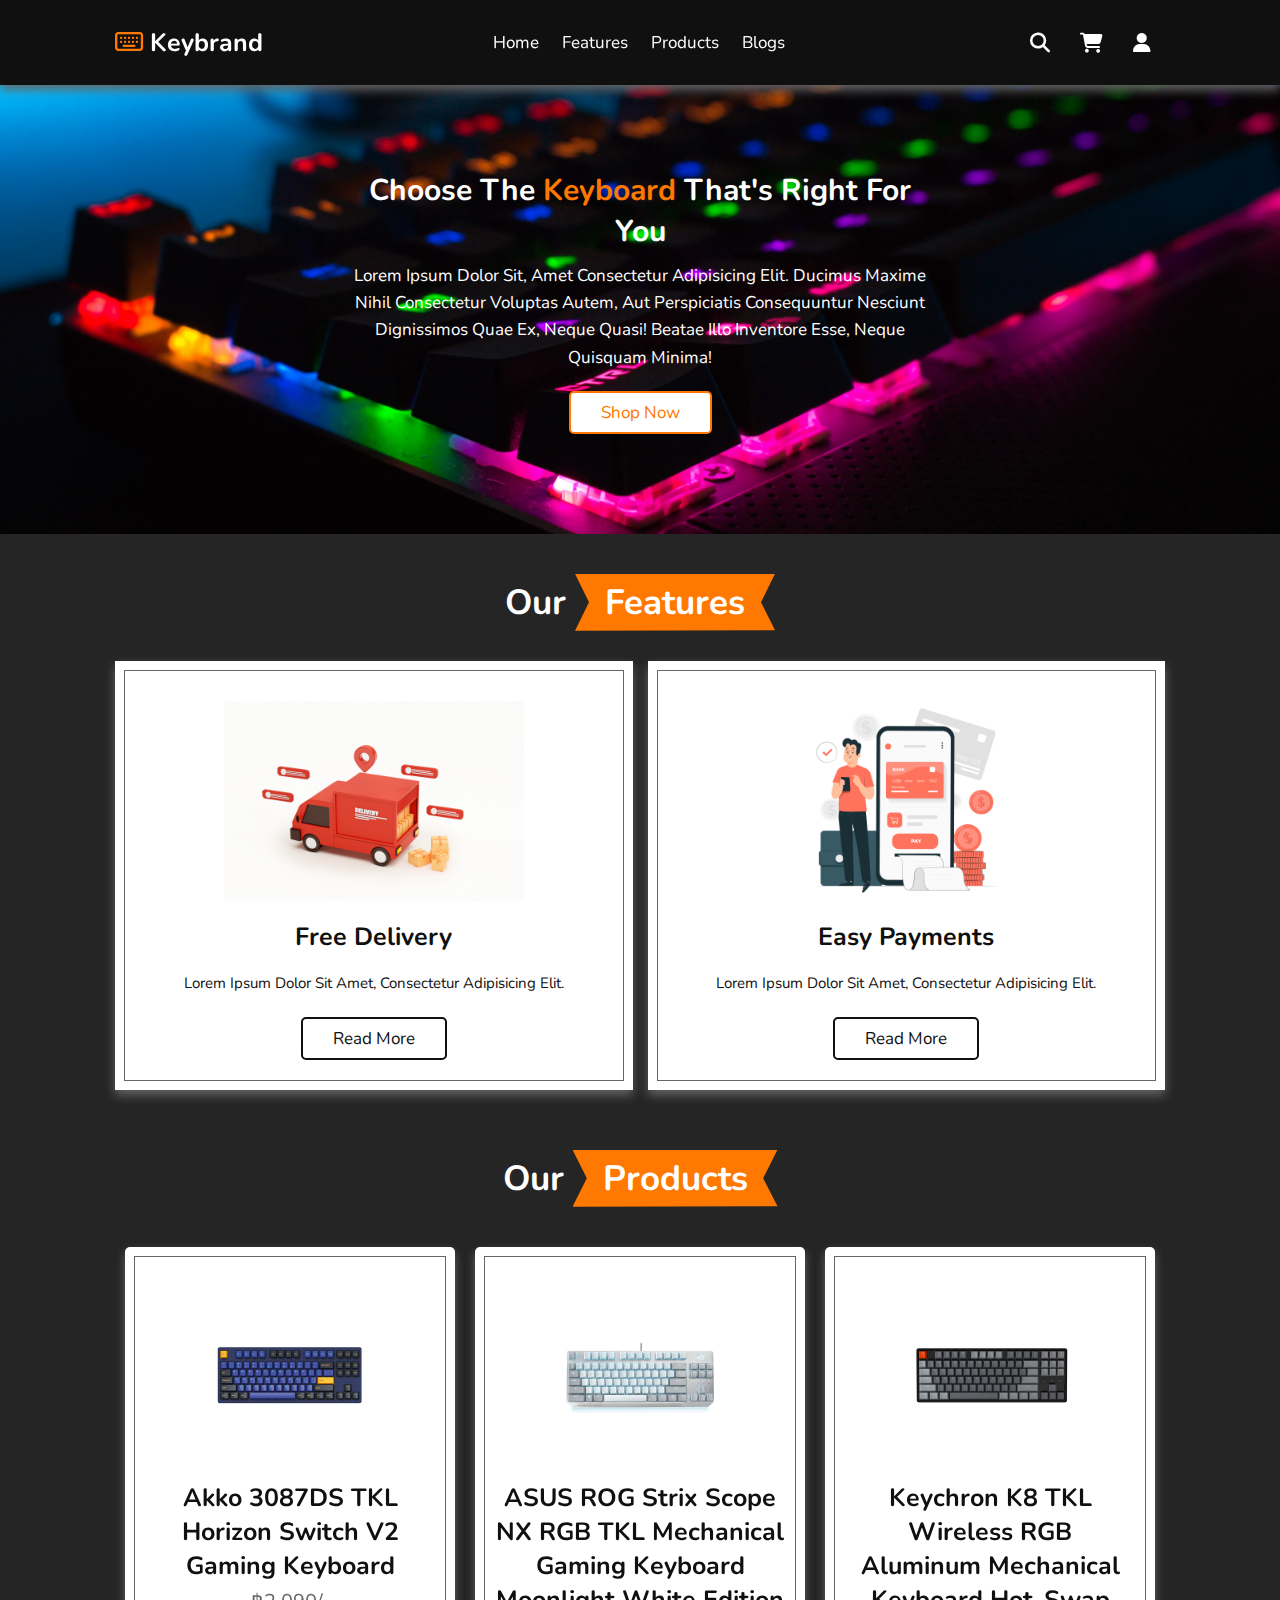
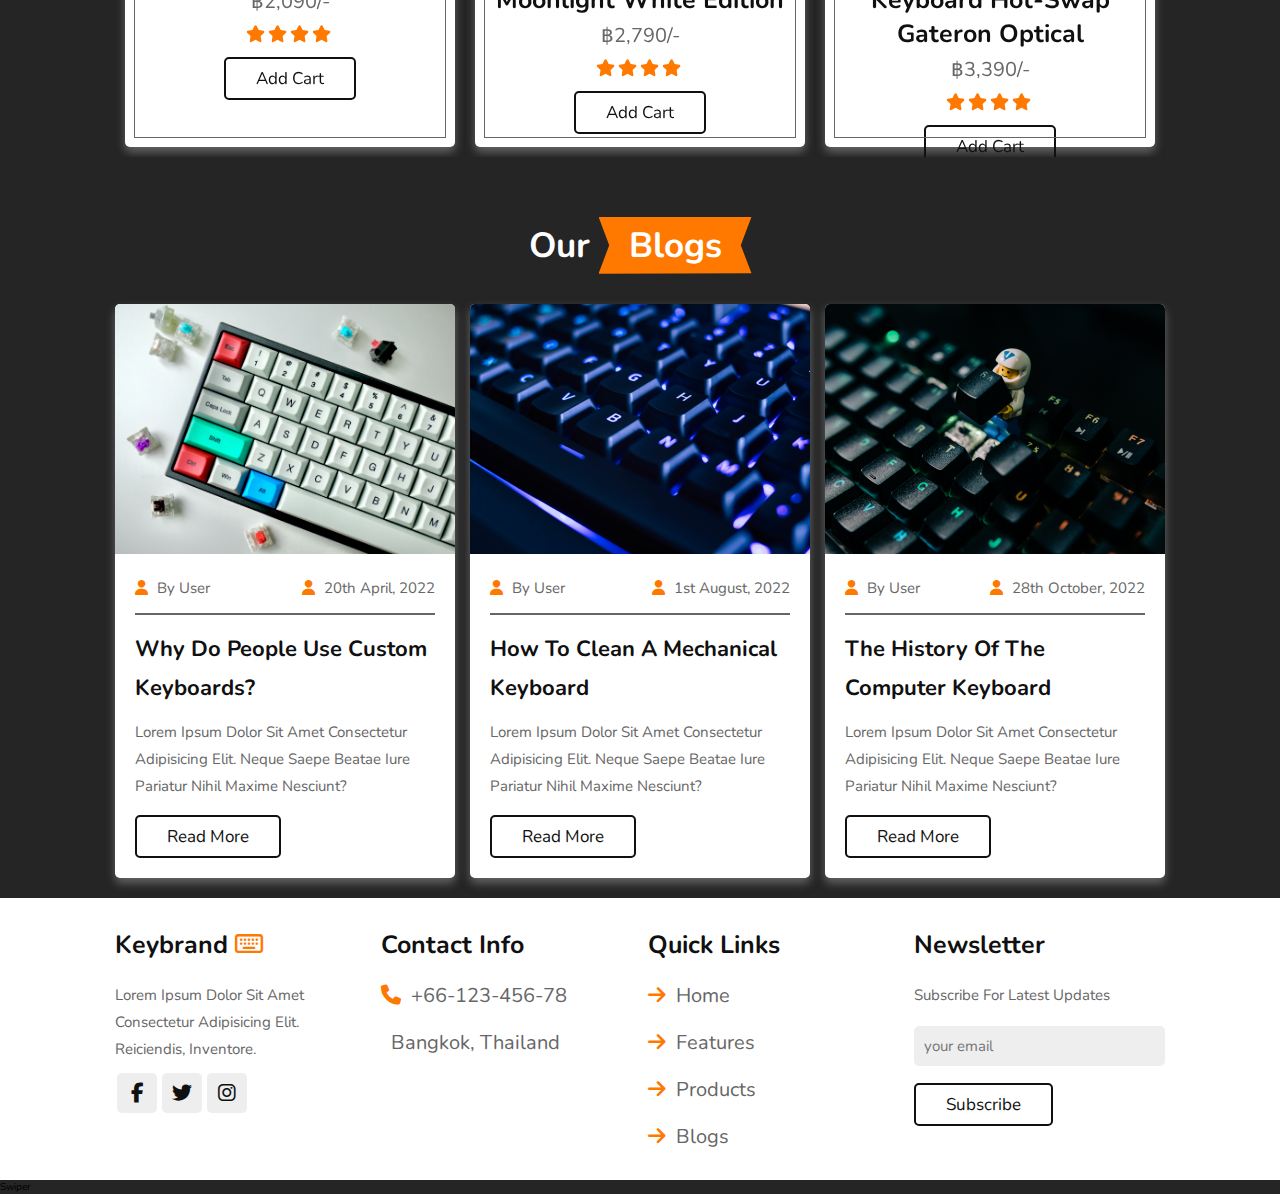
<file: index.html>
<!DOCTYPE html>
<html lang="en">
<head>
    <meta charset="UTF-8">
    <meta http-equiv="X-UA-Compatible" content="IE=edge">
    <meta name="viewport" content="width=device-width, initial-scale=1.0">
    <title>Document</title>

    <link rel="stylesheet" href="https://cdn.jsdelivr.net/npm/swiper@9/swiper-bundle.min.css"/>

     <!--font awesome-->
     <link rel="stylesheet" href="https://cdnjs.cloudflare.com/ajax/libs/font-awesome/6.3.0/css/all.min.css">

     <!--css file-->
     <link rel="stylesheet" href="css/style.css">

</head>
<body>
<!-- header section  -->
<header class="header">
    <a href="#" class="logo"><i class="fa-regular fa-keyboard"></i> Keybrand </a>
    <nav class="navbar">
        <a href="#home">home</a>
        <a href="#features">features</a>
        <a href="#products">products</a>
        <a href="#blogs">blogs</a>
    </nav>
    <div class="icons">
        <div class="fas fa-bars" id="menu-btn"></div>
        <div class="fas fa-search" id="search-btn"></div>
        <div class="fas fa-shopping-cart" id="cart-btn"></div>
        <div class="fas fa-user" id="login-btn"></div>
    </div>
    <form action="" class="search-form">
        <input type="search" id="search-box" placeholder="search...">
        <label for="search-box" class="fas fa-search"></label>
    </form>

    <div class="shopping-cart">
        <div class="box">
            <i class="fas fa-trash"></i>
            <img src="img/Akko.jpg" alt="">
            <div class="content">
                <h3>Akko 3087DS TKL Horizon Switch V2 Gaming Keyboard</h3>
                <span class="price">฿2,090/-</span>
                <span class="quantity">qty : 1</span>
            </div>
        </div>
        <div class="total">Total : ฿2090/-</div>
        <a href="#" class="btn">checkout</a>
    </div>

    <form action="" class="login-form">
        <h3>login now</h3>
        <input type="email" placeholder="your email" class="box">
        <input type="password" placeholder="your password" class="box">
        <p>forget your password? <a href="#">click here</a></p>
        <p>don't have an account? <a href="register.html">create now</a></p>
        <input type="submit" value="login now" class="btn">
    </form>
</header>
<!-- end header  -->

<!-- home section  -->
<section class="home" id="home">
    <div class="content">
        <h3>Choose the <span>keyboard</span> that's right for you</h3>
        <p>Lorem ipsum dolor sit, amet consectetur adipisicing elit. Ducimus maxime nihil consectetur voluptas autem, 
            aut perspiciatis consequuntur nesciunt dignissimos quae ex, neque quasi! Beatae illo inventore esse, neque
             quisquam minima!</p>
        <a href="register.html" class="btn-home">Shop now</a>
    </div>
</section>
<!-- end home  -->

<!-- features section -->
<section class="features" id="features">
    <h1 class="heading"> our <span>features</span> </h1>
    <div class="box-container">
        <div class="box">
            <img src="img/delivery.jpg" alt="">
            <h3>free delivery</h3>
            <p>Lorem ipsum dolor sit amet, consectetur adipisicing elit.</p>
            <a href="#" class="btn">read more</a>
        </div>
        <div class="box">
            <img src="img/payments.jpg" alt="">
            <h3>easy payments</h3>
            <p>Lorem ipsum dolor sit amet, consectetur adipisicing elit.</p>
            <a href="#" class="btn">read more</a>
        </div>
    </div>
</section>
<!-- end features  -->

<!-- products section -->
<section class="products" id="products">
    <h1 class="heading"> our <span>products</span> </h1>
    <div class="swiper products-slider">
        <div class="swiper-wrapper">
            <div class="swiper-slide box">
                <img src="img/Akko.jpg" alt="">
                <h3>Akko 3087DS TKL Horizon Switch V2 Gaming Keyboard</h3>
                <div class="price"> ฿2,090/- </div>
                <div class="stars">
                    <i class="fas fa-star"></i>
                    <i class="fas fa-star"></i>
                    <i class="fas fa-star"></i>
                    <i class="fas fa-star"></i>
                    <i class="fas fa-star-half.alt"></i>
                </div>
                <a href="#" class="btn">add cart</a>
            </div>
            <div class="swiper-slide box">
                <img src="img/Asus_ROG.jpg" alt="">
                <h3>ASUS ROG Strix Scope NX RGB TKL Mechanical Gaming Keyboard Moonlight White Edition</h3>
                <div class="price"> ฿2,790/- </div>
                <div class="stars">
                    <i class="fas fa-star"></i>
                    <i class="fas fa-star"></i>
                    <i class="fas fa-star"></i>
                    <i class="fas fa-star"></i>
                    <i class="fas fa-star-half.alt"></i>
                </div>
                <a href="#" class="btn">add cart</a>
            </div>
            <div class="swiper-slide box">
                <img src="img/Keychron_K8.jpg" alt="">
                <h3>Keychron K8 TKL Wireless RGB Aluminum Mechanical Keyboard Hot-Swap Gateron Optical</h3>
                <div class="price"> ฿3,390/- </div>
                <div class="stars">
                    <i class="fas fa-star"></i>
                    <i class="fas fa-star"></i>
                    <i class="fas fa-star"></i>
                    <i class="fas fa-star"></i>
                    <i class="fas fa-star-half.alt"></i>
                </div>
                <a href="#" class="btn">add cart</a>
            </div>
            
            <div class="swiper-slide box">
                <img src="img/Keychron_Q4.jpg" alt="">
                <h3>Keychron Q4 QMK 60% RGB Mechanical Keyboard Blue Hot-Swap Gateron G Pro</h3>
                <div class="price"> ฿6,790/- </div>
                <div class="stars">
                    <i class="fas fa-star"></i>
                    <i class="fas fa-star"></i>
                    <i class="fas fa-star"></i>
                    <i class="fas fa-star"></i>
                    <i class="fas fa-star-half.alt"></i>
                </div>
                <a href="#" class="btn">add cart</a>
            </div>  
            <div class="swiper-slide box">
                <img src="img/Razer_Deathstalker.jpg" alt="">
                <h3>Razer DeathStalker V2 Pro TKL Wireless Mechanical Gaming Keyboard Low-Profile Optical</h3>
                <div class="price"> ฿7,290/- </div>
                <div class="stars">
                    <i class="fas fa-star"></i>
                    <i class="fas fa-star"></i>
                    <i class="fas fa-star"></i>
                    <i class="fas fa-star"></i>
                    <i class="fas fa-star-half.alt"></i>
                </div>
                <a href="#" class="btn">add cart</a>
            </div>
            
            <div class="swiper-slide box">
                <img src="img/Steelseries.jpg" alt="">
                <h3>SteelSeries Apex Pro TKL Gaming Keyboard - 2023</h3>
                <div class="price"> ฿6,290/- </div>
                <div class="stars">
                    <i class="fas fa-star"></i>
                    <i class="fas fa-star"></i>
                    <i class="fas fa-star"></i>
                    <i class="fas fa-star"></i>
                    <i class="fas fa-star-half.alt"></i>
                </div>
                <a href="#" class="btn">add cart</a>
            </div>
        </div>
    </div>
</section>
<!-- end products  -->
<!-- blogs section  -->
<section class="blogs" id="blogs">
    <h1 class="heading"> our <span>blogs</span> </h1>
    <div class="box-container">
        <div class="box">
            <img src="img/blogs1.jpg" alt="">
            <div class="content">
                <div class="icons">
                    <a href="#"><i class="fas fa-user"></i> by user </a>
                    <a href="#"><i class="fas fa-user"></i> 20th april, 2022 </a>
                </div>
                <h3>Why do people use custom keyboards?</h3>
                <p>Lorem ipsum dolor sit amet consectetur adipisicing elit. Neque saepe beatae iure pariatur nihil maxime nesciunt?</p>
                <a href="#" class="btn">read more</a>
            </div>
        </div>
        <div class="box">
            <img src="img/blogs2.jpg" alt="">
            <div class="content">
                <div class="icons">
                    <a href="#"><i class="fas fa-user"></i> by user </a>
                    <a href="#"><i class="fas fa-user"></i> 1st august, 2022 </a>
                </div>
                <h3>How to Clean a Mechanical Keyboard</h3>
                <p>Lorem ipsum dolor sit amet consectetur adipisicing elit. Neque saepe beatae iure pariatur nihil maxime nesciunt?</p>
                <a href="#" class="btn">read more</a>
            </div>
        </div>
        <div class="box">
            <img src="img/blogs3.jpg" alt="">
            <div class="content">
                <div class="icons">
                    <a href="#"><i class="fas fa-user"></i> by user </a>
                    <a href="#"><i class="fas fa-user"></i> 28th october, 2022 </a>
                </div>
                <h3>The History of the Computer Keyboard</h3>
                <p>Lorem ipsum dolor sit amet consectetur adipisicing elit. Neque saepe beatae iure pariatur nihil maxime nesciunt?</p>
                <a href="#" class="btn">read more</a>
            </div>
        </div>
    </div>
</section>
<!-- end blogs  -->

<!-- footer section -->
<section class="footer">
    <div class="box-container">
        <div class="box">
            <h3> keybrand <i class="fa-regular fa-keyboard"></i></h3>
            <p>Lorem ipsum dolor sit amet consectetur adipisicing elit. Reiciendis, inventore.</p>
            <div class="share">
                <a href="#" class="fab fa-facebook-f"></a>
                <a href="#" class="fab fa-twitter"></a>
                <a href="#" class="fab fa-instagram"></a>
            </div>
        </div>
        <div class="box">
            <h3>contact info</h3>
            <a href="#" class="links"><i class="fas fa-phone"></i> +66-123-456-78</a>
            <a href="#" class="links"><i class="fas fa-map-market-alt"></i> bangkok, thailand</a>
        </div>
        <div class="box">
            <h3>quick links</h3>
            <a href="home" class="links"><i class="fas fa-arrow-right"></i> home</a>
            <a href="#features" class="links"><i class="fas fa-arrow-right"></i> features</a>
            <a href="#products" class="links"><i class="fas fa-arrow-right"></i> products</a>
            <a href="#blogs" class="links"><i class="fas fa-arrow-right"></i> blogs</a>
        </div>
        <div class="box">
            <h3>newsletter</h3>
            <p>subscribe for latest updates</p>
            <input type="email" placeholder="your email" class="email">
            <input type="submit" value="subscribe" class="btn">
        </div>
    </div>
</section>
<!-- end footer -->

    <!-- swiper js  -->
    <script src="https://cdn.jsdelivr.net/npm/swiper@9/swiper-bundle.min.js"></script>swiper 
    <!-- jquery cdn link -->
    <script src="https://cdnjs.cloudflare.com/ajax/libs/jquery/3.6.3/jquery.min.js"></script>

    <!-- js file  -->
    <script src="js/script.js"></script>
</body>
</html>
</file>
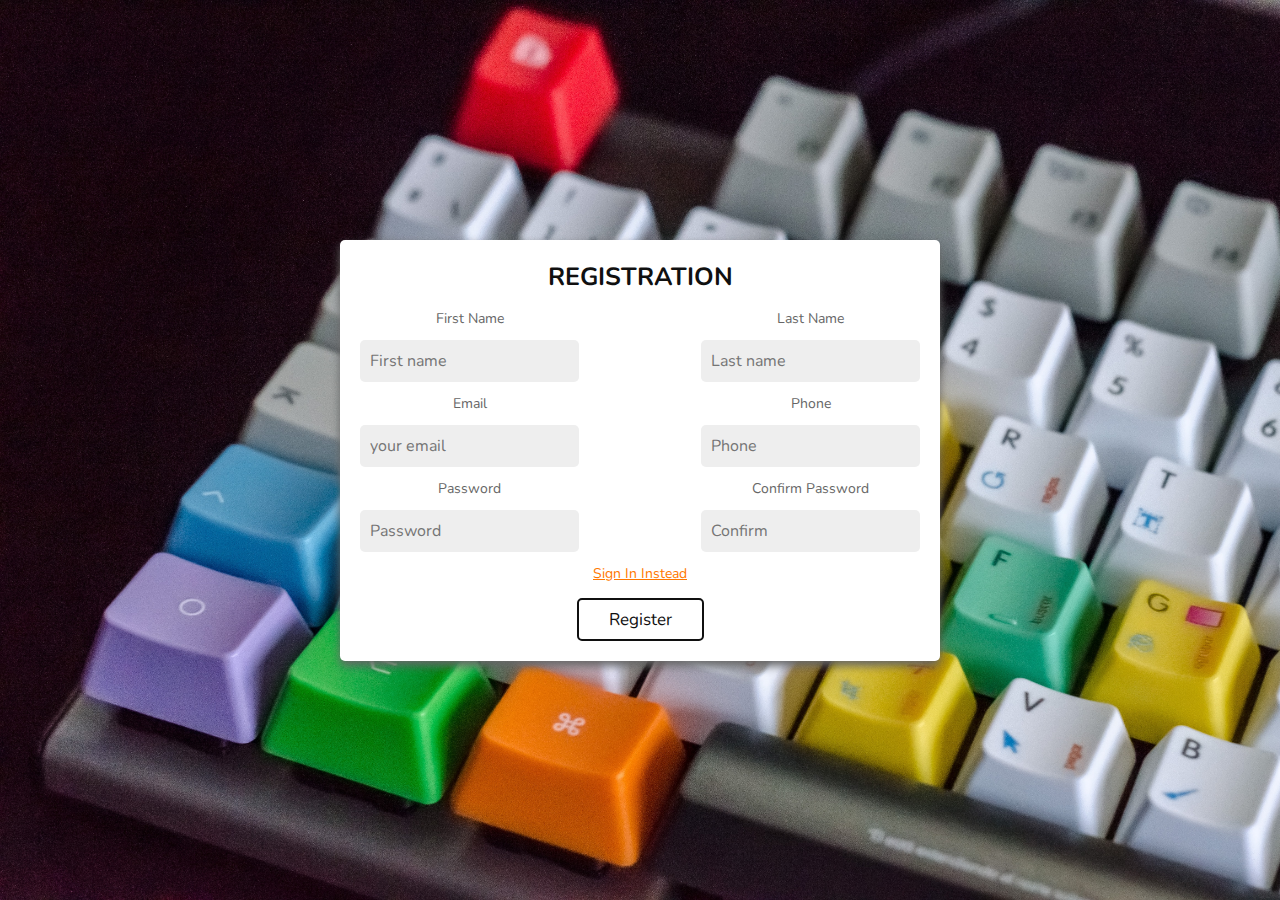
<file: register.html>
<!DOCTYPE html>
<html lang="en">
<head>
    <meta charset="UTF-8">
    <meta http-equiv="X-UA-Compatible" content="IE=edge">
    <meta name="viewport" content="width=device-width, initial-scale=1.0">
    <title>Document</title>

    <!--font awesome-->
    <link rel="stylesheet" href="https://cdnjs.cloudflare.com/ajax/libs/font-awesome/6.3.0/css/all.min.css">

    <!--css file-->
    <link rel="stylesheet" href="css/register.css">
</head>
<body>
    <form action="" class="register-form">
        <h3>registration</h3>
        <div class="user-details">
            <div class="details">
                <p>first name</p>
                <input type="text" placeholder="First name" class="box" required>
            </div>
            <div class="details">
                <p>last name</p>
                <input type="text" placeholder="Last name" class="box" required>
            </div>
            <div class="details">
                <p>email</p>
                <input type="email" placeholder="your email" class="box" required>
            </div>
            <div class="details">
                <p>phone</p>
                <input type="text" placeholder="Phone" class="box" required>
            </div>
            <div class="details">
                <p>password</p>
                <input type="password" placeholder="Password" class="box" required>
            </div>
            <div class="details">
                <p>confirm password</p>
                <input type="password" placeholder="Confirm" class="box" required>
            </div>
        </div>
        <p><a href="index.html">sign in instead</a></p>
        <input type="submit" value="register" class="btn">
    </form>
</body>
</html>
</file>
<file: css/style.css>
@import url('https://fonts.googleapis.com/css2?family=Nunito:wght@200;300;400;600&display=swap');

:root{
    --orange:#ff7800;
    --black:#101010;
    --light-color:#fff;
    --box-shadow:0 .5rem 1rem rgba(102, 102, 102, 1);
    --border:.2rem solid rgba(102, 102, 102, 1);
    --outline:.1rem solid rgba(102, 102, 102, 1);
    --outline-hover:.2rem solid var(--orange);
}

*{
    font-family: 'Nunito', sans-serif;
    margin: 0;
    padding: 0;
    box-sizing: border-box;
    outline: none;
    border: none;
    text-decoration: none;
    text-transform: capitalize;
    transition: all .2s linear;
}

html{
    font-size: 62.5%;
    overflow-x: hidden;
    scroll-behavior: smooth;
    scroll-padding-top: 7rem;
}

body{
    background: #252525;
}

section{
    padding: 2rem 9%;
}

.heading{
    text-align: center;
    padding: 2rem 0;
    padding-bottom: 3rem;
    font-size: 3.5rem;
    color: var(--light-color);
}

.heading span{
    background: var(--orange);
    color: var(--light-color);
    display: inline-block;
    padding: .5rem 3rem;
    clip-path: polygon(100% 0,93% 50%,100% 99%, 0 100%,7% 50%,0 0);
}

.btn{
    margin-top: 1rem;
    display: inline-block;
    padding: .8rem 3rem;
    font-size: 1.7rem;
    border-radius: .5rem;
    border: .2rem solid var(--black);
    color: var(--black);
    cursor: pointer;
    background: none;
}

.btn:hover{
    background: var(--orange);
    color: var(--light-color);
}

.header{
    position: fixed;
    top: 0;
    left: 0;
    right: 0;
    z-index: 1000;
    display: flex;
    align-items: center;
    justify-content: space-between;
    padding: 2rem 9%;
    background: var(--black);
    box-shadow: var(--box-shadow);
}

.header .logo{
    font-size: 2.5rem;
    font-weight: bolder;
    color: var(--light-color);
}

.header .logo i {
    color: var(--orange);
}

.header .navbar a{
    font-size: 1.7rem;
    margin: 0 1rem;
    color: var(--light-color);
}

.header .navbar a:hover{
    color: var(--orange);
}

.header .icons div{
    height: 4.5rem;
    width: 4.5rem;
    line-height: 4.5rem;
    border-radius: 4.5rem;
    background: var(--black);
    color: var(--light-color);
    font-size: 2rem;
    margin-left: .3rem;
    text-align: center;
    cursor: pointer;
}

.header .icons div:hover{
    background: var(--orange);
}

#menu-btn{
    display: none;
}

.header .search-form{
    position: absolute;
    top: 110%;
    right: -110%;
    width: 40rem;
    height: 5rem;
    background: #fff;
    border-radius: .5rem;
    overflow: hidden;
    display: flex;
    align-items: center;
    box-shadow: var(--box-shadow);
}

.header .search-form.active{
    right:2rem;
    transition: .4s linear;
}

.header .search-form input{
    height: 100%;
    width: 100%;
    background: none;
    text-transform: none;
    font-size: 1.6rem;
    color: var(--black);
    padding: 0 1.5rem;
}

.header .search-form label{
    font-size: 2.2rem;
    padding-right: 1.5rem;
    color: var(--black);
    cursor: pointer;
}

.header .search-form label:hover{
    color: var(--orange);
}

.header .shopping-cart{
    position: absolute;
    top: 110%;
    right: -110%;
    padding: 1rem;
    border-radius: .5rem;
    box-shadow: var(--box-shadow);
    width: 50rem;
    background: var(--light-color);
}

.header .shopping-cart.active{
    right:2rem;
    transition: .4s linear;
}

.header .shopping-cart .box{
    display: flex;
    align-items: center;
    gap: 1rem;
    position: relative;
    margin: 1rem 0;
}

.header .shopping-cart .box img{
    height: 10rem;
}

.header .shopping-cart .box .fa-trash{
    font-size: 2rem;
    position: absolute;
    top: 50%;
    right: 2rem;
    cursor: pointer;
    color: #666;
    transform: translateY(-50%);
}

.header .shopping-cart .box .fa-trash:hover{
    color:var(--orange);
}

.header .shopping-cart .box .content h3{
    color: var(--black);
    font-size: 1.7rem;
    padding-bottom: 1rem;
    padding-right: 2rem;
}

.header .shopping-cart .box .content span{
    color: #666;
    font-size: 1.6rem;
}

.header .shopping-cart .box .content .quantity{
    padding-left: 1rem;
}

.header .shopping-cart .total{
    font-size: 2.5rem;
    padding: 1rem 0;
    text-align: center;
    color: var(--black);
}

.header .shopping-cart .btn{
    display: block;
    text-align: center;
    margin: 1rem;
}

.header .login-form{
    position: absolute;
    top: 110%;
    right: -110%;
    width: 30rem;
    box-shadow: var(--box-shadow);
    padding: 2rem;
    border-radius: .5rem;
    background: var(--light-color);
    text-align: center;
}

.header .login-form h3{
    font-size: 2.5rem;
    text-transform: uppercase;
    color: var(--black);
}

.header .login-form .box{
    margin: .7rem 0;
    background: #eee;
    border-radius: .5rem;
    padding: 1rem;
    font-size: 1.6rem;
    color: var(--black);
    text-transform: none;
}

.header .login-form p{
    font-size: 1.4rem;
    padding: .5rem 0;
    color: #666;
}

.header .login-form p a{
    color: var(--orange);
    text-decoration: underline;
}

.header .login-form.active{
    right:2rem;
    transition: .4s linear;
}

.home{
    display: flex;
    align-items: center;
    justify-content: center;
    background: url(../img/banner.jpg);
    background-position: center;
    background-size: cover;
    padding-top: 17rem;
    padding-bottom: 10rem;
}

.home .content{
    text-align: center;
    width: 60rem;
}

.home .content h3{
    color: var(--light-color);
    font-size: 3rem;
}

.home .content h3 span{
    color: var(--orange);
}

.home .content p{
    color: var(--light-color);
    font-size: 1.7rem;
    padding: 1rem 0;
    line-height: 1.6;
}

.btn-home{
    margin-top: 1rem;
    display: inline-block;
    padding: .8rem 3rem;
    font-size: 1.7rem;
    border-radius: .5rem;
    border: .2rem solid var(--orange);
    color: var(--orange);
    cursor: pointer;
    background: var(--light-color);
}

.btn-home:hover{
    background: var(--orange);
    color: var(--light-color);
}

.features .box-container{
    display: grid;
    grid-template-columns: repeat(auto-fit, minmax(30rem, 1fr));
    gap: 1.5rem;
}

.features .box-container .box{
    padding: 3rem 2rem;
    background: var(--light-color);
    outline: var(--outline);
    outline-offset: -1rem;
    text-align: center;
    box-shadow: var(--box-shadow);
}

.features .box-container .box:hover{
    outline: var(--outline-hover);
    outline-offset: 0rem;
}

.features .box-container .box img{
    margin: 1rem 0;
    height: 20rem;
}

.features .box-container .box  h3{
    font-size: 2.5rem;
    line-height: 1.8;
    color: var(--black);
}

.features .box-container .box  p{
    font-size: 1.5rem;
    line-height: 1.8;
    color: var(--black);
    padding: 1rem 0;
}

.products .products-slider{
    padding: 1rem;
}

.products .products-slider:first-child{
    margin-bottom: 2rem;
}

.products .products-slider .box{
    background: var(--light-color);
    border-radius: .5rem;
    text-align: center;
    padding: 3rem 2rem;
    outline-offset: -1rem;
    outline: var(--outline);
    box-shadow: var(--box-shadow);
    transition: .2s linear;
    height: 50rem;
}

.products .products-slider .box:hover{
    outline-offset: 0rem;
    outline: var(--outline-hover);
}

.products .products-slider .box img{
    height: 20rem;
}

.products .products-slider .box h3{
    font-size: 2.5rem;
    color: var(--black);
}

.products .products-slider .price{
    font-size: 2rem;
    color: #666;
    padding: .5rem 0;
}

.products .products-slider .stars i{
    font-size: 1.7rem;
    color: var(--orange);
    padding: .5rem 0;
}

.blogs .box-container{
    display: grid;
    grid-template-columns: repeat(auto-fit,minmax(30rem, 1fr));
    gap:1.5rem;
}

.blogs .box-container .box{
    overflow: hidden;
    border-radius: .5rem;
    box-shadow: var(--box-shadow);
    background: var(--light-color);
}

.blogs .box-container .box img{
    height: 25rem;
    width: 100%;
    object-fit: cover;
}

.blogs .box-container .box .content{
    padding: 2rem;
}

.blogs .box-container .box .content .icons{
    display: flex;
    align-items: center;
    justify-content: space-between;
    padding-bottom: 1.5rem;
    margin-bottom: 1rem;
    border-bottom: var(--border);
}

.blogs .box-container .box .content .icons a {
    font-size: 1.5rem;
    color: #666;
}

.blogs .box-container .box .content .icons a:hover{
    color: var(--black);
}

.blogs .box-container .box .content .icons a i{
    color: var(--orange);
    padding-right: .5rem;
}

.blogs .box-container .box .content h3{
    line-height: 1.8;
    color: var(--black);
    font-size: 2.2rem;
    padding: .5rem 0;
}

.blogs .box-container .box .content p{
    line-height: 1.8;
    color: #666;
    font-size: 1.5rem;
    padding: .5rem 0;
}

.footer{
    background: var(--light-color);
}

.footer .box-container{
    display: grid;
    grid-template-columns: repeat(auto-fit,minmax(25rem, 1fr));
    gap:1.5rem;
}

.footer .box-container .box h3{
    font-size: 2.5rem;
    color: var(--black);
    padding: 1rem 0;
}

.footer .box-container .box h3 i{
    color: var(--orange);
}

.footer .box-container .box .links{
    display: block;
    font-size: 2rem;
    color: #666;
    padding: 1rem 0;
}

.footer .box-container .box .links i {
    color: var(--orange);
    padding-right: .5rem;
}

.footer .box-container .box .links:hover i {
    padding-right: 2rem;
}

.footer .box-container .box p{
    line-height: 1.8;
    font-size: 1.5rem;
    color: #666;
    padding: 1rem 0;
}

.footer .box-container .box .share a{
    height: 4rem;
    width: 4rem;
    line-height: 4rem;
    border-radius: .5rem;
    font-size: 2rem;
    color: var(--black);
    margin-left: .2rem;
    background: #eee;
    text-align: center;
}

.footer .box-container .box .share a:hover{
    background-color: var(--orange);
    color: var(--light-color);
}

.footer .box-container .box .email{
    width: 100%;
    margin: .7rem 0;
    padding: 1rem;
    border-radius: .5rem;
    background: #eee;
    font-size: 1.5rem;
    color: var(--black);
    text-transform: none;
}


@media (max-width:991px){
    html{
        font-size: 55%;
    }

    .header{
        padding: 2rem;
    }

    section{
        padding: 2rem;
    }
}

@media (max-width:768px){

    #menu-btn{
        display: inline-block;
    }

    .header .search-form{
        width: 90%;
    }

    .header .navbar{
        position: absolute;
        top: 110%;
        right: -110%;
        width: 30rem;
        box-shadow: var(--box-shadow);
        border-radius: .5rem;
        background: var(--light-color);
    }

    .header .navbar.active{
        right:2rem;
        transition: .4s linear;
    }

    .header .navbar a{
        font-size: 2rem;
        margin: 2rem 2.5rem;
        display: block;
        color: var(--black);
    }
}

@media (max-width:450px){
    html{
        font-size: 50%;
    }

    .header .shopping-cart{
        width: 40rem;

    }

    .heading{
        font-size: 2.5rem;
    }
}
</file>
<file: css/register.css>
@import url('https://fonts.googleapis.com/css2?family=Nunito:wght@200;300;400;600&display=swap');

:root{
    --orange:#ff7800;
    --black:#101010;
    --light-color:#fff;
    --box-shadow:0 .5rem 1rem rgba(102, 102, 102, 1);
    --border:.2rem solid rgba(102, 102, 102, 1);
    --outline:.1rem solid rgba(102, 102, 102, 1);
    --outline-hover:.2rem solid var(--orange);
}

*{
    font-family: 'Nunito', sans-serif;
    margin: 0;
    padding: 0;
    box-sizing: border-box;
    outline: none;
    border: none;
    text-decoration: none;
    text-transform: capitalize;
    transition: all .2s linear;
}

html{
    font-size: 62.5%;
    overflow-x: hidden;
    scroll-behavior: smooth;
    scroll-padding-top: 7rem;
}

body{
    background: url(../img/backg_regis.jpg);
    background-size: cover;
    display: flex;
    justify-content: center;
    height: 100vh;
    align-items: center;
}

.btn{
    margin-top: 1rem;
    display: inline-block;
    padding: .8rem 3rem;
    font-size: 1.7rem;
    border-radius: .5rem;
    border: .2rem solid var(--black);
    color: var(--black);
    cursor: pointer;
    background: none;
}

.btn:hover{
    background: var(--orange);
    color: var(--light-color);
}

.register-form{
    position: absolute;
    width: 60rem;
    box-shadow: var(--box-shadow);
    padding: 2rem;
    border-radius: .5rem;
    background: var(--light-color);
    text-align: center;
}

.register-form h3{
    font-size: 2.5rem;
    text-transform: uppercase;
    color: var(--black);
    margin-bottom: 1rem;
}

.register-form .box{
    margin: .7rem 0;
    background: #eee;
    border-radius: .5rem;
    padding: 1rem;
    font-size: 1.6rem;
    color: var(--black);
    text-transform: none;
}

.register-form p{
    font-size: 1.4rem;
    padding: .5rem 0;
    color: #666;
}

.register-form p a{
    color: var(--orange);
    text-decoration: underline;
}

.register-form .user-details{
    display: flex;
    flex-wrap: wrap;
    justify-content: space-between;
}
</file>
